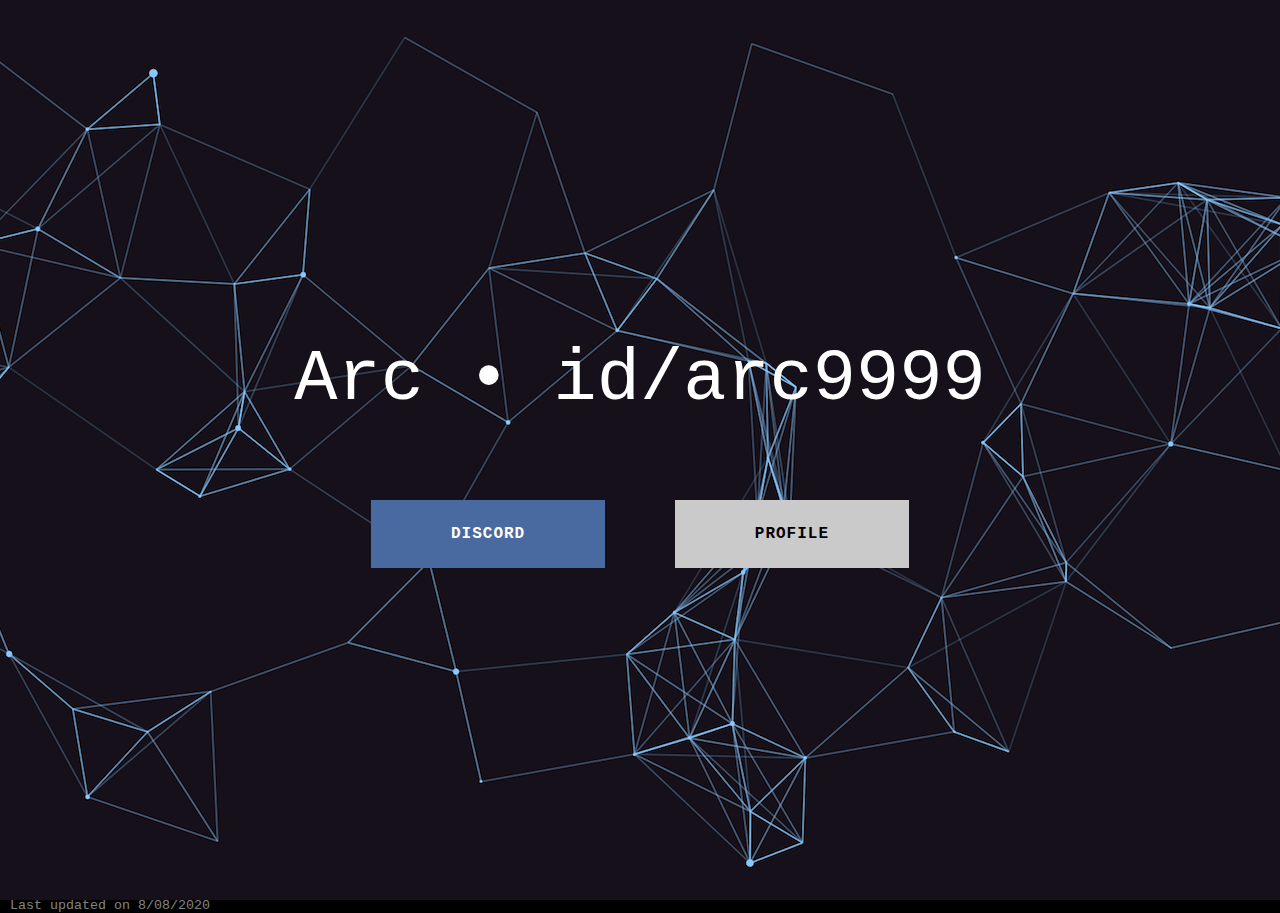
<file: index.html>
<!DOCTYPE html>
<html>
  <head>
    <link rel="stylesheet" type="text/css" href="style.css">
    <meta charset="utf-8">
    <link rel="icon" href="icon.png">
    <title>Arc</title>
</head>
<body>
<center>
<div class="backgd"></div>


<div class="content">
  
<!-- DISCORD WIDGET
  
  <div style="position: absolute; top: 240px; right: 10px;">
	<iframe src="https://discordapp.com/widget?id=741115756485279775&theme=dark" width="220" height="370" allowtransparency="true" frameborder="0" sandbox="allow-popups allow-popups-to-escape-sandbox allow-same-origin allow-scripts"></iframe>
  </div> 

-->
  
  <div class="title">
    <span>Arc • id/arc9999</span>
  </div>

  <div style="margin-top: 15px;">
    <a target="_blank" href="/maintenance.html" class="button blue button-1">Discord</a>
    <a target="_blank" href="https://steamcommunity.com/id/arc9999" class="button grey button-2">Profile</a>
  </div>
  <div class="updated">
    Last updated on 8/08/2020
  </div>

</div>
</center>
</body>
</html>
</file>
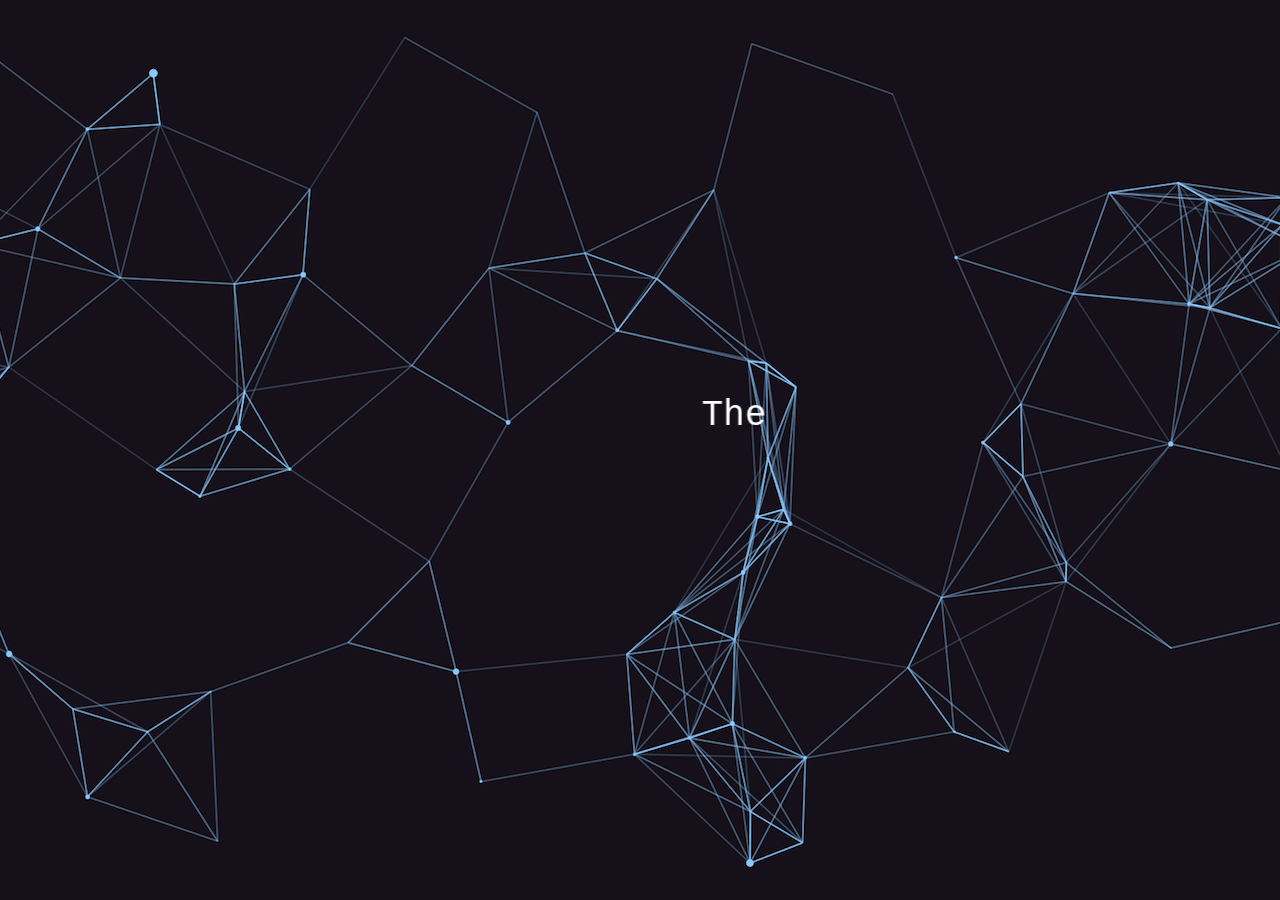
<file: maintenance.html>
<!DOCTYPE html>
<html>
  <head>
    <link rel="stylesheet" type="text/css" href="style.css">
    <meta charset="utf-8">
    <link rel="icon" href="icon.png">
    <title> Maintenace • Arc</title>
</head>
<body>
<center>
<div class="backgd"></div>

<div class="content">
  
    <div class="maintenace">
    <span><marquee direction="left" scrollamount="10"><p style="color:white"></p>The discord is currently under maintenace until further notice</marquee></span></p></div>

</div>
</center>
</body>
</html>
</file>
<file: style.css>
body{
  -webkit-touch-callout: none;
  -webkit-user-select: none;
  -khtml-user-select: none;
  -moz-user-select: none;
  -ms-user-select: none;
  user-select: none;
  font-family: 'Courier New', Courier, monospace;
  background-color: black;
  overflow: hidden;
}
a{
  text-decoration: none;
  color: inherit;
}
.content{
  /*background-color: rgba(0, 0, 255, 0.025);*/
  position: absolute;
  top: 50%;
  left: 0;
  right: 0;
  margin-top: -150px;
  padding-bottom: 60px; /*half of line-height in title*/
  z-index: 1000;
}
.lines{
  line-height: 0px;
  font-size: 12pt;
  color: white;
  bottom: 0;
  top: 0;
}
.one {
  border-style: solid;
  border-color: white;
  width: 500px;
  border-radius: 5px;
  background-color: rgba(68, 68, 68, 0.459);
  
}
.updated {
  position: absolute;
  bottom: -270px;
  left: 10px;
  font-size: 10pt;
  z-index: 1000;
  color: white;
  opacity: 0.5;
}
.title{
  color: white;
  font-family: 'Courier New', Courier, monospace;
  font-size: 72px;
  line-height: 60px;
  margin-top: 50px;
  margin-bottom: 75px;
}
.maintenace{
  color: white;
  font-family: 'Courier New', Courier, monospace;
  font-size: 36px;
  line-height: 60px;
  margin-top: 50px;
  margin-bottom: 75px;
  position: absolute;
padding-right: 500px;
padding-left: 500px;
}
.button {
border: none;
font-family: 'Courier New', Courier, monospace;
font-size: inherit;
color: inherit;
background: none;
cursor: pointer;
padding: 25px 80px;
display: inline-block;
margin: 15px 30px;
text-transform: uppercase;
letter-spacing: 1px;
font-weight: 700;
outline: none;
position: relative;
-webkit-transition: all 0.3s;
-moz-transition: all 0.3s;
transition: all 0.3s;
}
.button-1:hover {
background: #3b5396;
}

.button-1:active {
background: #3b5396;
top: 2px;
}

.button-2:hover {
background: #616161;
}

.button-2:active {
background: #616161;
top: 2px;
}
.blue{
  background-color:#486aa0;
  color: white;
}
.grey {
  color: rgb(0, 0, 0);
  background-color: rgb(202, 202, 202);
}
.btn:active {
  -webkit-transform: scale(0.90);
  -moz-transform: scale(0.90);
  -ms-transform: scale(0.90);
  -o-transform: scale(0.90);
  transform: scale(0.90);
  opacity: 0.9;
}

.backgd{
  position:absolute;
  top:0;
  left:0;
  right:0;
  bottom:0;
  width:100%;
  height:100%;
  display:block;
}

.backgd {
  background:#000 url(background.png) repeat top center;
  z-index:2;
}
</file>
